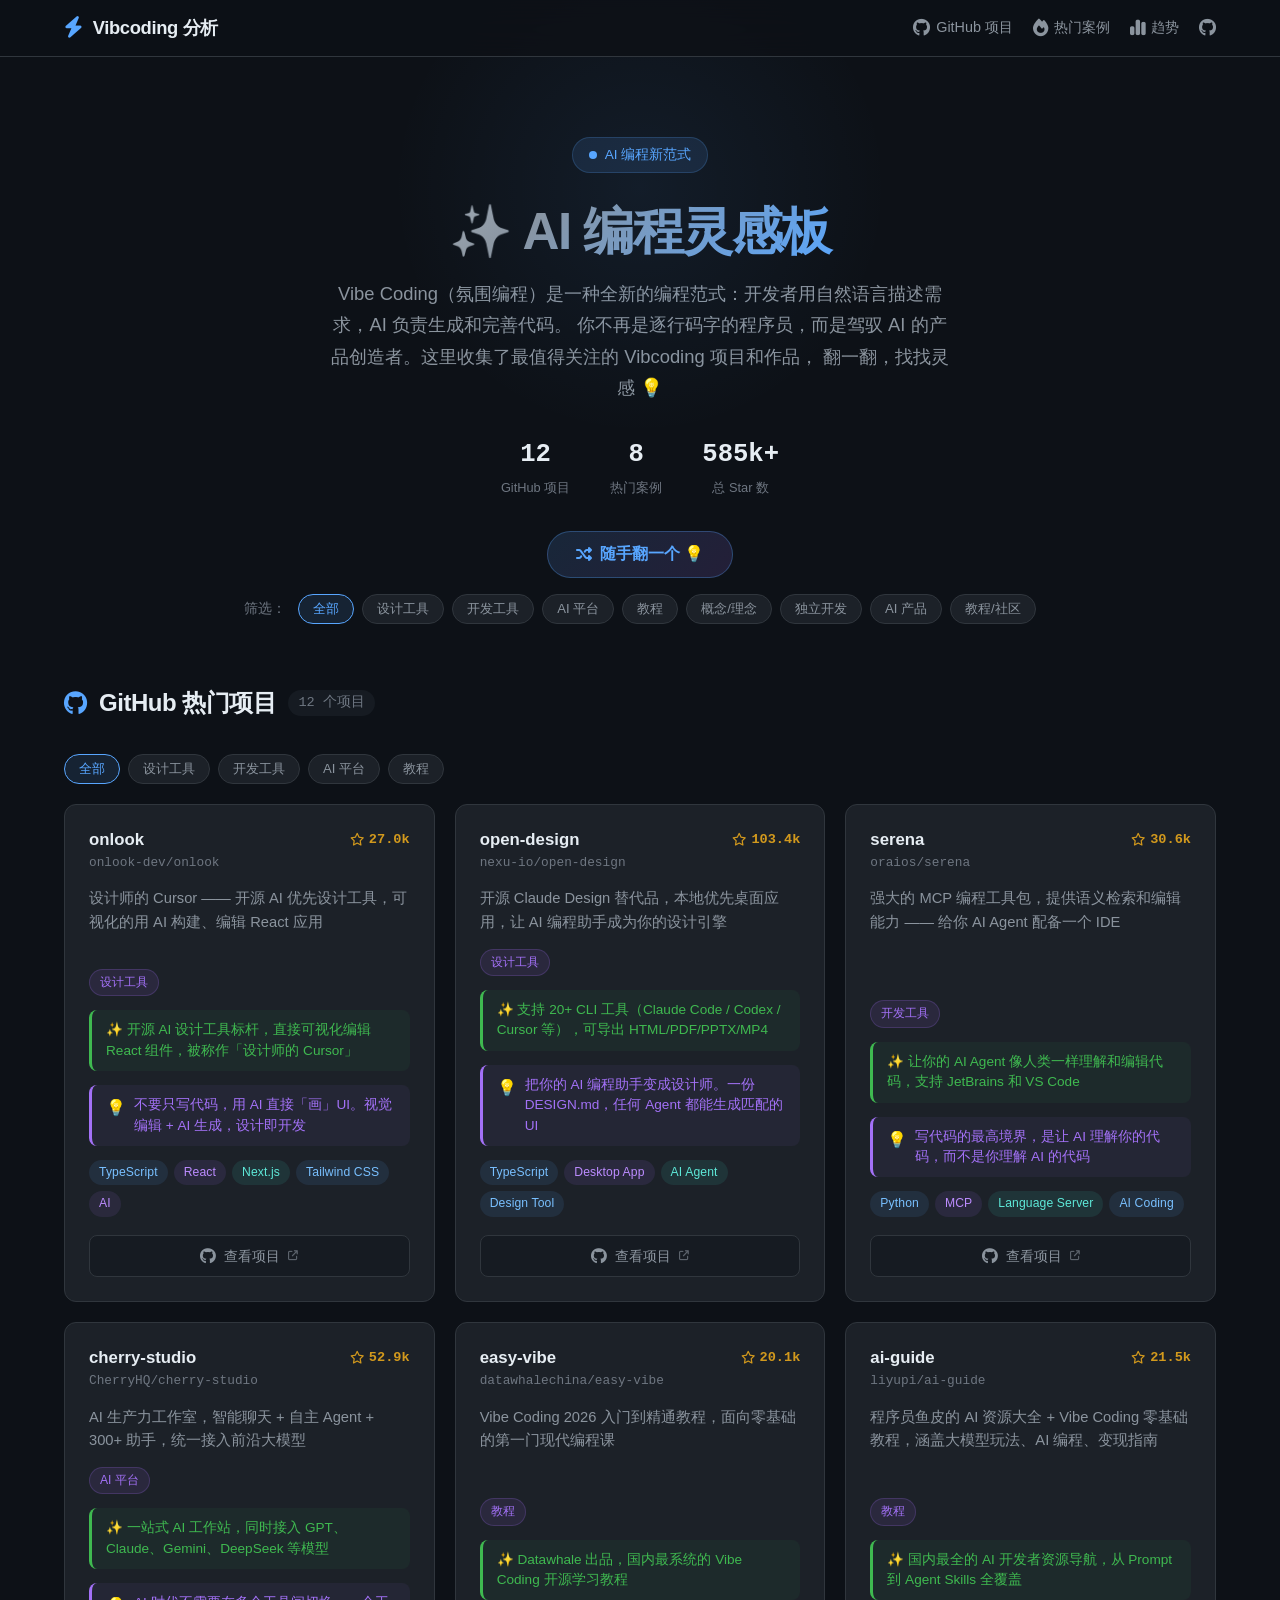
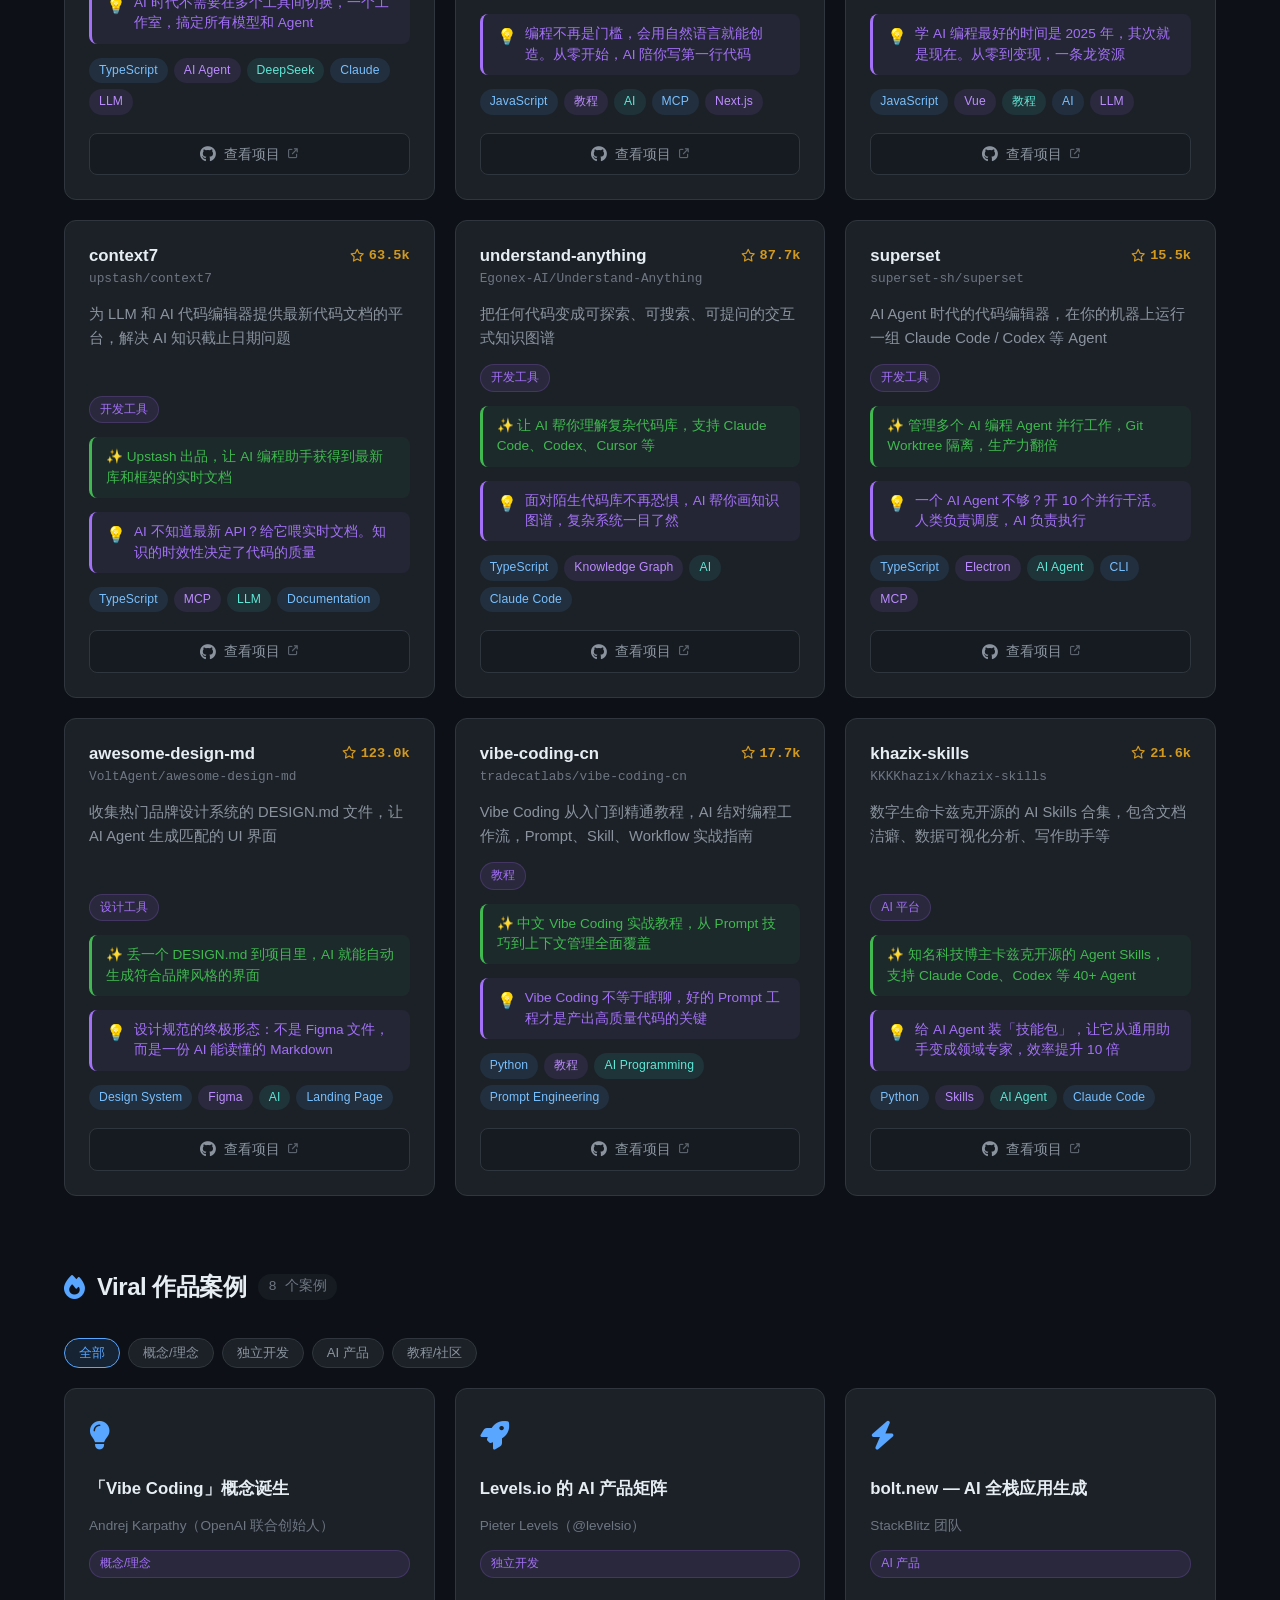
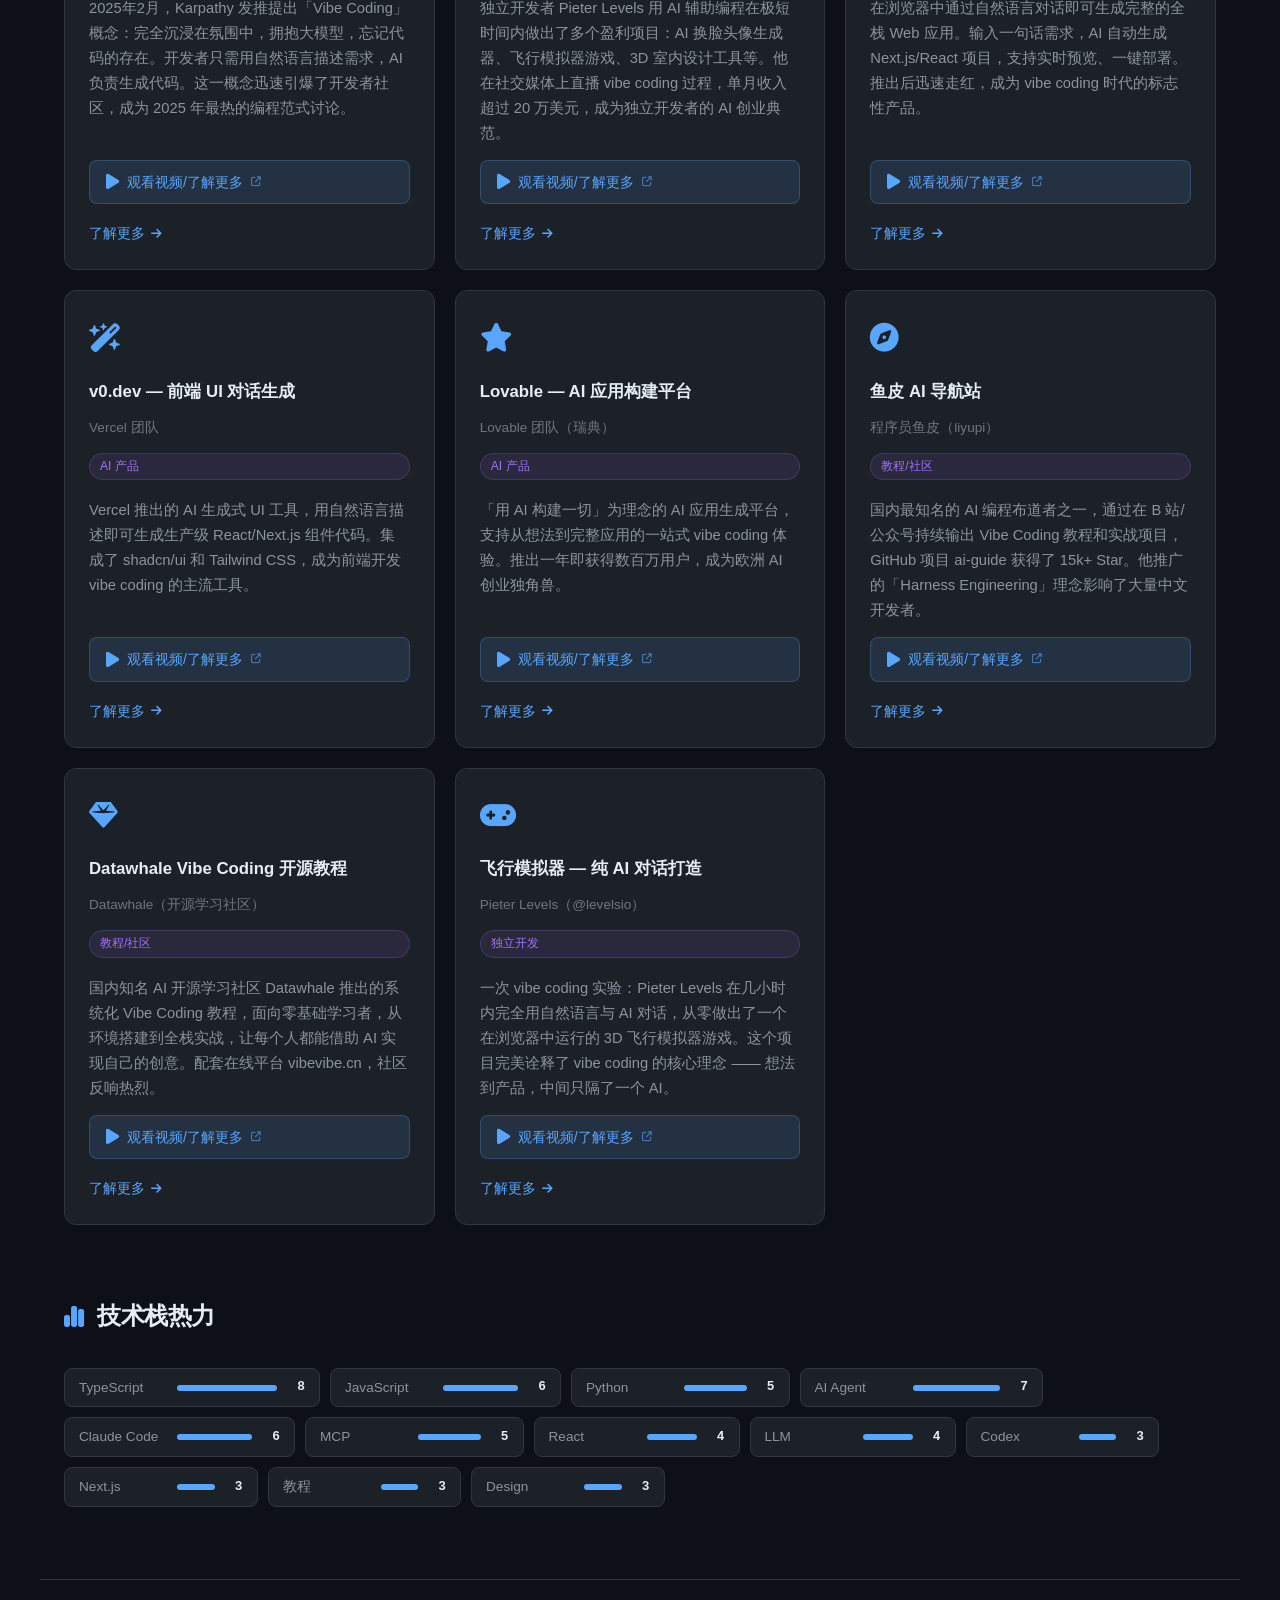
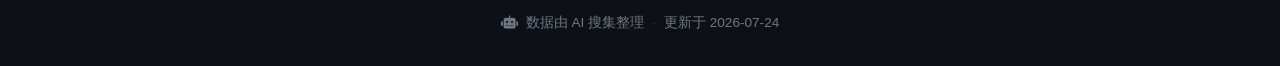
<file: index.html>
<!DOCTYPE html>
<html lang="zh-CN">
<head>
  <meta charset="UTF-8">
  <meta name="viewport" content="width=device-width, initial-scale=1.0">
  <title>✨ AI 编程灵感板 — Vibcoding 热门作品</title>
  <link rel="stylesheet" href="https://cdnjs.cloudflare.com/ajax/libs/font-awesome/6.5.1/css/all.min.css">
  <link rel="stylesheet" href="style.css">
</head>
<body>

  <!-- ======= 顶部导航栏 ======= -->
  <nav class="navbar">
    <div class="navbar-inner">
      <a href="#" class="nav-logo">
        <i class="fa-solid fa-bolt"></i>
        Vibcoding 分析
      </a>
      <div class="nav-links">
        <a href="#github"><i class="fa-brands fa-github"></i> <span class="link-text">GitHub 项目</span></a>
        <a href="#viral"><i class="fa-solid fa-fire"></i> <span class="link-text">热门案例</span></a>
        <a href="#stats"><i class="fa-solid fa-chart-simple"></i> <span class="link-text">趋势</span></a>
        <a href="https://github.com/topics/vibe-coding" target="_blank" rel="noopener" title="GitHub 话题">
          <i class="fa-brands fa-github"></i>
        </a>
      </div>
    </div>
  </nav>

  <!-- ======= Hero 区域 ======= -->
  <section class="hero">
    <div class="hero-badge">
      <span class="dot"></span>
      AI 编程新范式
    </div>
    <h1>✨ AI 编程灵感板</h1>
    <p>
      Vibe Coding（氛围编程）是一种全新的编程范式：开发者用自然语言描述需求，AI 负责生成和完善代码。
      你不再是逐行码字的程序员，而是驾驭 AI 的产品创造者。这里收集了最值得关注的 Vibcoding 项目和作品，
      翻一翻，找找灵感 💡
    </p>
    <div class="hero-stats">
      <div class="hero-stat">
        <div class="num" id="statProjects">-</div>
        <div class="label">GitHub 项目</div>
      </div>
      <div class="hero-stat">
        <div class="num" id="statWorks">-</div>
        <div class="label">热门案例</div>
      </div>
      <div class="hero-stat">
        <div class="num" id="statTotalStars">-</div>
        <div class="label">总 Star 数</div>
      </div>
    </div>
    <button class="shuffle-btn" id="shuffleBtn" title="随机发现一个灵感">
      <i class="fa-solid fa-shuffle"></i>
      随手翻一个 💡
    </button>
    <div class="shuffle-filter" id="shuffleFilter">
      <span class="shuffle-filter-label">筛选：</span>
      <button class="chip active" data-cat="all">全部</button>
    </div>
  </section>

  <!-- ======= GitHub 热门项目 ======= -->
  <section class="section" id="github">
    <div class="section-header">
      <i class="fa-brands fa-github"></i>
      <h2>GitHub 热门项目</h2>
      <span class="count" id="githubCount"></span>
    </div>
    <div class="filter-chips" id="githubFilters"></div>
    <div class="card-grid" id="githubGrid"></div>
  </section>

  <!-- ======= Viral 作品案例 ======= -->
  <section class="section" id="viral">
    <div class="section-header">
      <i class="fa-solid fa-fire"></i>
      <h2>Viral 作品案例</h2>
      <span class="count" id="viralCount"></span>
    </div>
    <div class="filter-chips" id="viralFilters"></div>
    <div class="viral-grid" id="viralGrid"></div>
  </section>

  <!-- ======= 趋势/统计 ======= -->
  <section class="section" id="stats">
    <div class="section-header">
      <i class="fa-solid fa-chart-simple"></i>
      <h2>技术栈热力</h2>
    </div>
    <div class="stats-container" id="statsContainer"></div>
  </section>

  <!-- ======= 页脚 ======= -->
  <footer class="footer">
    <p>
      <i class="fa-solid fa-robot"></i>
      数据由 AI 搜集整理
      <span class="divider">·</span>
      更新于 2026-07-24
    </p>
  </footer>

  <!-- ======= 数据 & 渲染脚本 ======= -->
  <script src="script.js"></script>
  </body>
</html>
</file>
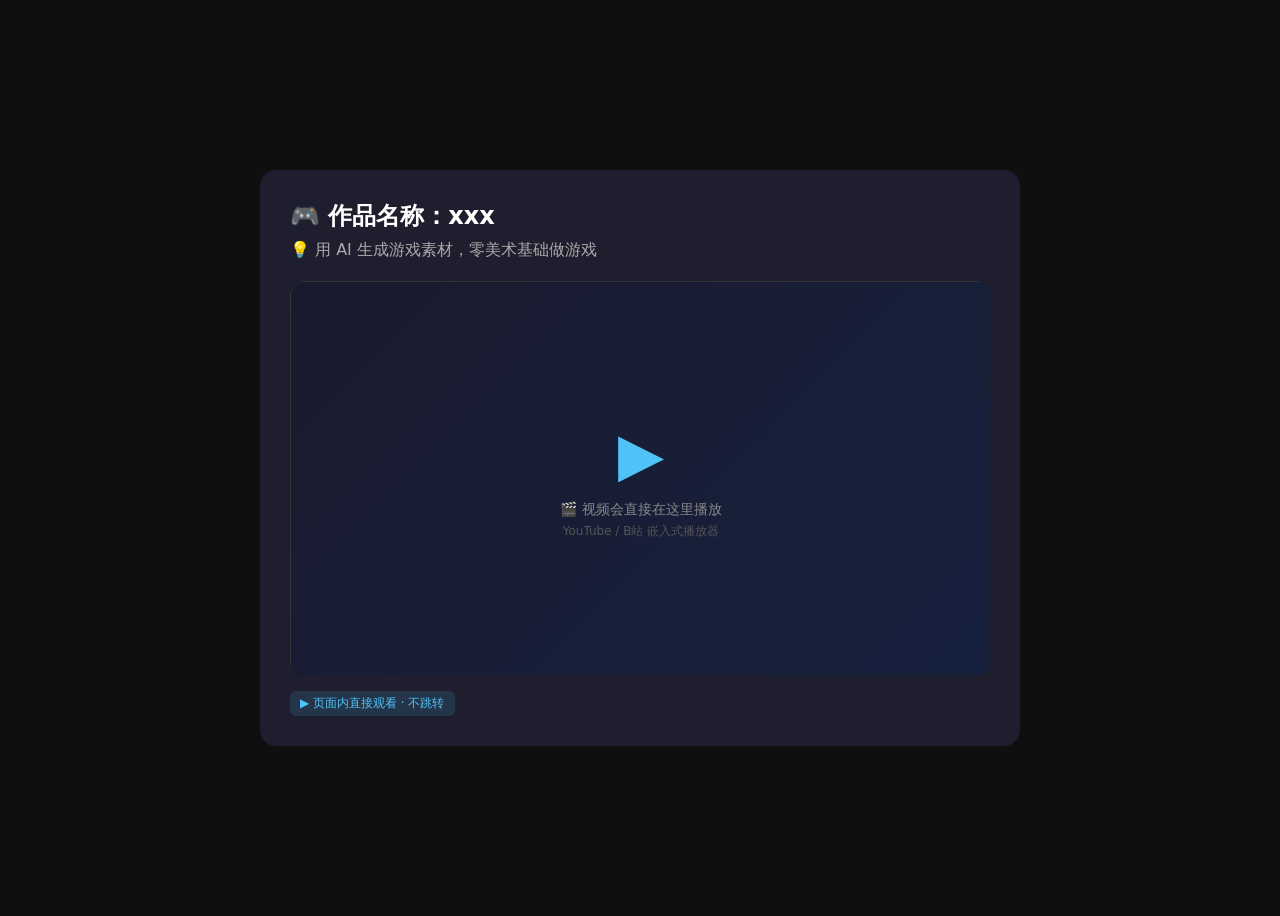
<file: demo-video.html>
<!DOCTYPE html>
<html lang="zh">
<head>
  <meta charset="UTF-8">
  <meta name="viewport" content="width=device-width, initial-scale=1.0">
  <title>视频嵌入效果演示</title>
  <style>
    body {
      background: #0f0f0f;
      display: flex;
      justify-content: center;
      align-items: center;
      height: 100vh;
      font-family: system-ui, sans-serif;
    }
    .card {
      background: #1e1e2e;
      border-radius: 16px;
      padding: 30px;
      max-width: 700px;
      width: 90%;
    }
    .card h2 {
      color: #fff;
      margin: 0 0 8px 0;
    }
    .card p {
      color: #aaa;
      margin: 0 0 20px 0;
    }
    .video-wrapper {
      position: relative;
      width: 100%;
      padding-bottom: 56.25%; /* 16:9 比例 */
      border-radius: 12px;
      overflow: hidden;
      background: #000;
    }
    .video-placeholder {
      position: absolute;
      top: 0; left: 0;
      width: 100%; height: 100%;
      display: flex;
      flex-direction: column;
      justify-content: center;
      align-items: center;
      color: #888;
      font-size: 14px;
      background: linear-gradient(135deg, #1a1a2e, #16213e);
      border: 1px solid #333;
      border-radius: 12px;
    }
    .play-icon {
      font-size: 60px;
      color: #4fc3f7;
      margin-bottom: 12px;
    }
    .tag {
      display: inline-block;
      background: #4fc3f722;
      color: #4fc3f7;
      font-size: 12px;
      padding: 4px 10px;
      border-radius: 6px;
      margin-top: 16px;
    }
  </style>
</head>
<body>
  <div class="card">
    <h2>🎮 作品名称：xxx</h2>
    <p>💡 用 AI 生成游戏素材，零美术基础做游戏</p>

    <!-- 这就是嵌入视频的位置 ↓ -->
    <div class="video-wrapper">
      <div class="video-placeholder">
        <div class="play-icon">▶</div>
        <div>🎬 视频会直接在这里播放</div>
        <div style="color: #555; font-size: 12px; margin-top: 4px;">YouTube / B站 嵌入式播放器</div>
      </div>
    </div>

    <div class="tag">▶️ 页面内直接观看 · 不跳转</div>
  </div>
</body>
</html>
</file>
<file: style.css>
/* ============================================================
   Vibcoding 热门作品分析 — 样式文件
   简洁现代风格，深色主题
   ============================================================ */

/* --- CSS 变量 --- */
:root {
  --bg-primary: #0d1117;
  --bg-secondary: #161b22;
  --bg-card: #1c2128;
  --bg-card-hover: #242b35;
  --border: #30363d;
  --text-primary: #e6edf3;
  --text-secondary: #8b949e;
  --text-muted: #6e7681;
  --accent: #58a6ff;
  --accent-hover: #79c0ff;
  --accent-subtle: rgba(88, 166, 255, 0.12);
  --green: #3fb950;
  --orange: #d2991d;
  --purple: #a371f7;
  --red: #f85149;
  --cyan: #39d2c0;
  --tag-bg: rgba(88, 166, 255, 0.1);
  --tag-text: #79c0ff;
  --shadow: 0 1px 3px rgba(0, 0, 0, 0.3), 0 1px 2px rgba(0, 0, 0, 0.2);
  --shadow-hover: 0 8px 30px rgba(0, 0, 0, 0.4), 0 2px 8px rgba(0, 0, 0, 0.3);
  --radius: 12px;
  --radius-sm: 8px;
  --transition: 0.25s cubic-bezier(0.4, 0, 0.2, 1);
  --max-width: 1200px;
  --font-mono: 'SF Mono', 'Cascadia Code', 'Fira Code', 'JetBrains Mono', Consolas, monospace;
  --font-sans: -apple-system, BlinkMacSystemFont, 'Segoe UI', 'Noto Sans SC', 'PingFang SC', 'Microsoft YaHei', sans-serif;
}

/* --- Reset & Base --- */
*, *::before, *::after {
  margin: 0;
  padding: 0;
  box-sizing: border-box;
}

html {
  scroll-behavior: smooth;
  font-size: 16px;
}

body {
  font-family: var(--font-sans);
  background: var(--bg-primary);
  color: var(--text-primary);
  line-height: 1.6;
  -webkit-font-smoothing: antialiased;
  -moz-osx-font-smoothing: grayscale;
  min-height: 100vh;
}

a {
  color: var(--accent);
  text-decoration: none;
  transition: color var(--transition);
}

a:hover {
  color: var(--accent-hover);
}

/* --- Navbar --- */
.navbar {
  position: sticky;
  top: 0;
  z-index: 100;
  background: rgba(13, 17, 23, 0.85);
  backdrop-filter: blur(16px);
  -webkit-backdrop-filter: blur(16px);
  border-bottom: 1px solid var(--border);
}

.navbar-inner {
  max-width: var(--max-width);
  margin: 0 auto;
  padding: 0 24px;
  height: 56px;
  display: flex;
  align-items: center;
  justify-content: space-between;
}

.nav-logo {
  display: flex;
  align-items: center;
  gap: 10px;
  font-size: 1.15rem;
  font-weight: 700;
  color: var(--text-primary);
  letter-spacing: -0.02em;
}

.nav-logo i {
  color: var(--accent);
  font-size: 1.35rem;
}

.nav-links {
  display: flex;
  align-items: center;
  gap: 20px;
}

.nav-links a {
  font-size: 0.9rem;
  color: var(--text-secondary);
  display: flex;
  align-items: center;
  gap: 6px;
  transition: color var(--transition);
}

.nav-links a:hover {
  color: var(--text-primary);
}

.nav-links a i {
  font-size: 1.1rem;
}

/* --- Hero --- */
.hero {
  max-width: var(--max-width);
  margin: 0 auto;
  padding: 80px 24px 60px;
  text-align: center;
  position: relative;
}

.hero::before {
  content: '';
  position: absolute;
  top: -120px;
  left: 50%;
  transform: translateX(-50%);
  width: 500px;
  height: 500px;
  background: radial-gradient(circle, rgba(88, 166, 255, 0.08) 0%, transparent 70%);
  pointer-events: none;
}

.hero-badge {
  display: inline-flex;
  align-items: center;
  gap: 8px;
  padding: 6px 16px;
  background: var(--accent-subtle);
  border: 1px solid rgba(88, 166, 255, 0.2);
  border-radius: 50px;
  font-size: 0.85rem;
  color: var(--accent);
  margin-bottom: 28px;
  font-weight: 500;
}

.hero-badge .dot {
  width: 8px;
  height: 8px;
  background: var(--accent);
  border-radius: 50%;
  animation: pulse-dot 2s ease-in-out infinite;
}

@keyframes pulse-dot {
  0%, 100% { opacity: 1; transform: scale(1); }
  50% { opacity: 0.5; transform: scale(1.3); }
}

.hero h1 {
  font-size: clamp(2rem, 5vw, 3.2rem);
  font-weight: 800;
  line-height: 1.2;
  letter-spacing: -0.03em;
  margin-bottom: 16px;
  background: linear-gradient(135deg, #e6edf3 0%, #8b949e 40%, #58a6ff 70%, #79c0ff 100%);
  -webkit-background-clip: text;
  -webkit-text-fill-color: transparent;
  background-clip: text;
}

.hero p {
  font-size: 1.15rem;
  color: var(--text-secondary);
  max-width: 620px;
  margin: 0 auto 32px;
  line-height: 1.7;
}

.hero-stats {
  display: flex;
  justify-content: center;
  gap: 40px;
  flex-wrap: wrap;
}

.hero-stat {
  text-align: center;
}

.hero-stat .num {
  font-size: 1.6rem;
  font-weight: 700;
  color: var(--text-primary);
  font-variant-numeric: tabular-nums;
  font-family: var(--font-mono);
}

.hero-stat .label {
  font-size: 0.8rem;
  color: var(--text-muted);
  margin-top: 2px;
}

/* --- Shuffle Button --- */
.shuffle-btn {
  display: inline-flex;
  align-items: center;
  gap: 8px;
  margin-top: 32px;
  padding: 12px 28px;
  background: linear-gradient(135deg, rgba(88, 166, 255, 0.15), rgba(163, 113, 247, 0.15));
  border: 1px solid rgba(88, 166, 255, 0.3);
  border-radius: 50px;
  color: var(--accent);
  font-size: 1rem;
  font-weight: 600;
  cursor: pointer;
  transition: all var(--transition);
  font-family: var(--font-sans);
  user-select: none;
}

.shuffle-btn:hover {
  background: linear-gradient(135deg, rgba(88, 166, 255, 0.25), rgba(163, 113, 247, 0.25));
  border-color: rgba(88, 166, 255, 0.6);
  transform: translateY(-2px);
  box-shadow: 0 4px 20px rgba(88, 166, 255, 0.2);
}

.shuffle-btn:active {
  transform: scale(0.96);
}

.shuffle-btn.shuffle-hit {
  background: linear-gradient(135deg, rgba(63, 185, 80, 0.2), rgba(57, 210, 194, 0.2));
  border-color: rgba(63, 185, 80, 0.6);
  color: var(--green);
  animation: shuffle-pop 0.4s ease;
}

@keyframes shuffle-pop {
  0% { transform: scale(1); }
  30% { transform: scale(1.1); }
  60% { transform: scale(0.95); }
  100% { transform: scale(1); }
}

/* --- Shuffle Filter --- */
.shuffle-filter {
  display: flex;
  align-items: center;
  justify-content: center;
  gap: 8px;
  margin-top: 16px;
  flex-wrap: wrap;
}

.shuffle-filter-label {
  font-size: 0.85rem;
  color: var(--text-muted);
  margin-right: 4px;
}

/* --- Filter Chips --- */
.filter-chips {
  display: flex;
  flex-wrap: wrap;
  gap: 8px;
  margin-bottom: 20px;
}

.chip {
  padding: 5px 14px;
  font-size: 0.82rem;
  font-weight: 500;
  border: 1px solid var(--border);
  border-radius: 50px;
  background: var(--bg-card);
  color: var(--text-secondary);
  cursor: pointer;
  transition: all var(--transition);
  font-family: var(--font-sans);
  user-select: none;
}

.chip:hover {
  border-color: var(--accent);
  color: var(--text-primary);
}

.chip.active {
  background: var(--accent-subtle);
  border-color: var(--accent);
  color: var(--accent);
}

/* --- Category Badge --- */
.category-badge {
  display: inline-flex;
  align-items: center;
  padding: 3px 10px;
  font-size: 0.76rem;
  font-weight: 500;
  border-radius: 50px;
  background: rgba(163, 113, 247, 0.1);
  color: var(--purple);
  border: 1px solid rgba(163, 113, 247, 0.2);
}

.card-meta {
  display: flex;
  align-items: center;
  gap: 8px;
}

/* --- Section --- */
.section {
  max-width: var(--max-width);
  margin: 0 auto;
  padding: 0 24px 72px;
}

.section-header {
  display: flex;
  align-items: center;
  gap: 12px;
  margin-bottom: 32px;
}

.section-header i {
  font-size: 1.5rem;
  color: var(--accent);
}

.section-header h2 {
  font-size: 1.5rem;
  font-weight: 700;
  letter-spacing: -0.02em;
}

.section-header .count {
  font-size: 0.85rem;
  color: var(--text-muted);
  background: var(--bg-secondary);
  padding: 2px 10px;
  border-radius: 50px;
  font-family: var(--font-mono);
}

/* --- Project Cards --- */
.card-grid {
  display: grid;
  grid-template-columns: repeat(auto-fill, minmax(340px, 1fr));
  gap: 20px;
}

.card {
  background: var(--bg-card);
  border: 1px solid var(--border);
  border-radius: var(--radius);
  padding: 24px;
  transition: all var(--transition);
  display: flex;
  flex-direction: column;
  gap: 14px;
  position: relative;
  overflow: hidden;
}

.card::before {
  content: '';
  position: absolute;
  top: 0;
  left: 0;
  right: 0;
  height: 2px;
  background: linear-gradient(90deg, var(--accent), var(--purple), var(--cyan));
  opacity: 0;
  transition: opacity var(--transition);
}

.card:hover {
  background: var(--bg-card-hover);
  border-color: rgba(88, 166, 255, 0.3);
  transform: translateY(-4px);
  box-shadow: var(--shadow-hover);
}

.card:hover::before {
  opacity: 1;
}

.card-header {
  display: flex;
  align-items: flex-start;
  justify-content: space-between;
  gap: 12px;
}

.card-name {
  font-size: 1.05rem;
  font-weight: 700;
  color: var(--text-primary);
  line-height: 1.3;
}

.card-name a {
  color: var(--text-primary);
}

.card-name a:hover {
  color: var(--accent);
}

.card-fullname {
  font-size: 0.8rem;
  color: var(--text-muted);
  font-family: var(--font-mono);
  margin-top: 2px;
}

.card-stars {
  display: flex;
  align-items: center;
  gap: 5px;
  color: var(--orange);
  font-size: 0.85rem;
  font-weight: 600;
  white-space: nowrap;
  font-family: var(--font-mono);
}

.card-stars i {
  font-size: 0.8rem;
}

.card-desc {
  font-size: 0.92rem;
  color: var(--text-secondary);
  line-height: 1.6;
  flex-grow: 1;
}

.card-highlights {
  font-size: 0.85rem;
  color: var(--green);
  padding: 10px 14px;
  background: rgba(63, 185, 80, 0.06);
  border-radius: var(--radius-sm);
  border-left: 3px solid var(--green);
  line-height: 1.5;
}

.card-inspiration {
  font-size: 0.85rem;
  color: var(--purple);
  padding: 10px 14px;
  background: rgba(163, 113, 247, 0.06);
  border-radius: var(--radius-sm);
  border-left: 3px solid var(--purple);
  line-height: 1.5;
  display: flex;
  align-items: flex-start;
  gap: 8px;
}

.inspiration-icon {
  font-size: 1rem;
  flex-shrink: 0;
  margin-top: 1px;
}

.card-tags {
  display: flex;
  flex-wrap: wrap;
  gap: 6px;
}

.tag {
  font-size: 0.76rem;
  padding: 3px 10px;
  background: var(--tag-bg);
  color: var(--tag-text);
  border-radius: 50px;
  font-weight: 500;
  letter-spacing: 0.01em;
}

.tag:nth-child(3n+1) { --tag-bg: rgba(88, 166, 255, 0.1); --tag-text: #79c0ff; }
.tag:nth-child(3n+2) { --tag-bg: rgba(163, 113, 247, 0.1); --tag-text: #bc8cff; }
.tag:nth-child(3n)   { --tag-bg: rgba(57, 210, 194, 0.1); --tag-text: #5ee8d8; }

/* --- Card Button (查看项目) --- */
.card-btn {
  display: inline-flex;
  align-items: center;
  justify-content: center;
  gap: 8px;
  margin-top: 4px;
  padding: 9px 18px;
  background: var(--bg-secondary);
  border: 1px solid var(--border);
  border-radius: var(--radius-sm);
  color: var(--text-secondary);
  font-size: 0.88rem;
  font-weight: 500;
  text-decoration: none;
  transition: all var(--transition);
  cursor: pointer;
}

.card-btn:hover {
  background: var(--accent-subtle);
  border-color: var(--accent);
  color: var(--accent);
}

.card-btn i:first-child {
  font-size: 1rem;
}

.card-btn i:last-child {
  font-size: 0.65rem;
  opacity: 0.6;
}

/* --- Viral Works --- */
.viral-grid {
  display: grid;
  grid-template-columns: repeat(auto-fill, minmax(360px, 1fr));
  gap: 20px;
}

.viral-card {
  background: var(--bg-card);
  border: 1px solid var(--border);
  border-radius: var(--radius);
  padding: 24px;
  transition: all var(--transition);
  display: flex;
  flex-direction: column;
  gap: 14px;
}

.viral-card:hover {
  background: var(--bg-card-hover);
  border-color: rgba(163, 113, 247, 0.3);
  transform: translateY(-4px);
  box-shadow: var(--shadow-hover);
}

.viral-card .card-icon {
  font-size: 1.8rem;
  margin-bottom: 4px;
}

.viral-card h3 {
  font-size: 1.05rem;
  font-weight: 700;
  color: var(--text-primary);
  line-height: 1.4;
}

.viral-card .author {
  font-size: 0.85rem;
  color: var(--text-muted);
}

.viral-card .desc {
  font-size: 0.92rem;
  color: var(--text-secondary);
  line-height: 1.7;
  flex-grow: 1;
}

.viral-card .link {
  display: inline-flex;
  align-items: center;
  gap: 6px;
  font-size: 0.9rem;
  font-weight: 500;
  padding-top: 4px;
}

.viral-card .link i {
  font-size: 0.75rem;
  transition: transform var(--transition);
}

.viral-card .link:hover i {
  transform: translateX(3px);
}

/* --- Video Link Button (watchUrl 外链按钮) --- */
.video-link-btn {
  display: inline-flex;
  align-items: center;
  gap: 8px;
  padding: 10px 16px;
  background: var(--accent-subtle);
  border: 1px solid rgba(88, 166, 255, 0.25);
  border-radius: var(--radius-sm);
  color: var(--accent);
  font-size: 0.88rem;
  font-weight: 500;
  text-decoration: none;
  transition: all var(--transition);
}

.video-link-btn:hover {
  background: rgba(88, 166, 255, 0.18);
  border-color: var(--accent);
  color: var(--accent-hover);
}

.video-link-btn i:first-child {
  font-size: 1.1rem;
}

.video-link-btn i:last-child {
  font-size: 0.65rem;
  opacity: 0.6;
}

/* --- Spotlight Animation (随机翻牌高亮) --- */
.card-spotlight,
.viral-spotlight {
  animation: spotlight-pulse 0.8s ease-in-out 3;
  border-color: var(--accent) !important;
  box-shadow: 0 0 30px rgba(88, 166, 255, 0.4), 0 0 60px rgba(88, 166, 255, 0.2) !important;
}

@keyframes spotlight-pulse {
  0%, 100% {
    box-shadow: 0 0 20px rgba(88, 166, 255, 0.3);
    transform: translateY(0);
  }
  50% {
    box-shadow: 0 0 50px rgba(88, 166, 255, 0.6), 0 0 80px rgba(163, 113, 247, 0.3);
    transform: translateY(-6px);
  }
}

/* --- Stats --- */
.stats-container {
  display: flex;
  flex-wrap: wrap;
  gap: 10px;
  align-items: center;
}

.stat-bar-item {
  display: flex;
  align-items: center;
  gap: 8px;
  font-size: 0.85rem;
  padding: 8px 14px;
  background: var(--bg-card);
  border: 1px solid var(--border);
  border-radius: var(--radius-sm);
  transition: all var(--transition);
}

.stat-bar-item:hover {
  border-color: var(--accent);
  background: var(--bg-card-hover);
}

.stat-name {
  color: var(--text-secondary);
  min-width: 90px;
  font-weight: 500;
}

.stat-bar {
  height: 6px;
  border-radius: 3px;
  background: var(--accent);
  min-width: 20px;
  transition: width 0.6s ease;
}

.stat-count {
  color: var(--text-primary);
  font-weight: 600;
  font-family: var(--font-mono);
  font-size: 0.8rem;
  min-width: 20px;
  text-align: right;
}

/* --- Footer --- */
.footer {
  max-width: var(--max-width);
  margin: 0 auto;
  padding: 32px 24px;
  border-top: 1px solid var(--border);
  text-align: center;
}

.footer p {
  font-size: 0.85rem;
  color: var(--text-muted);
  display: flex;
  align-items: center;
  justify-content: center;
  gap: 8px;
}

.footer .divider {
  color: var(--border);
}

/* --- Responsive --- */
@media (max-width: 768px) {
  .hero {
    padding: 48px 20px 40px;
  }

  .hero h1 {
    font-size: 1.8rem;
  }

  .hero p {
    font-size: 1rem;
  }

  .hero-stats {
    gap: 24px;
  }

  .hero-stat .num {
    font-size: 1.3rem;
  }

  .section {
    padding: 0 16px 48px;
  }

  .section-header h2 {
    font-size: 1.25rem;
  }

  .card-grid {
    grid-template-columns: 1fr;
  }

  .viral-grid {
    grid-template-columns: 1fr;
  }

  .nav-links .link-text {
    display: none;
  }

  .nav-links {
    gap: 16px;
  }

  .shuffle-filter {
    gap: 4px;
  }

  .chip {
    padding: 4px 10px;
    font-size: 0.76rem;
  }
}

@media (max-width: 480px) {
  .hero-badge {
    font-size: 0.78rem;
  }

  .hero h1 {
    font-size: 1.5rem;
  }

  .stat-bar-item {
    width: 100%;
  }
}
</file>
